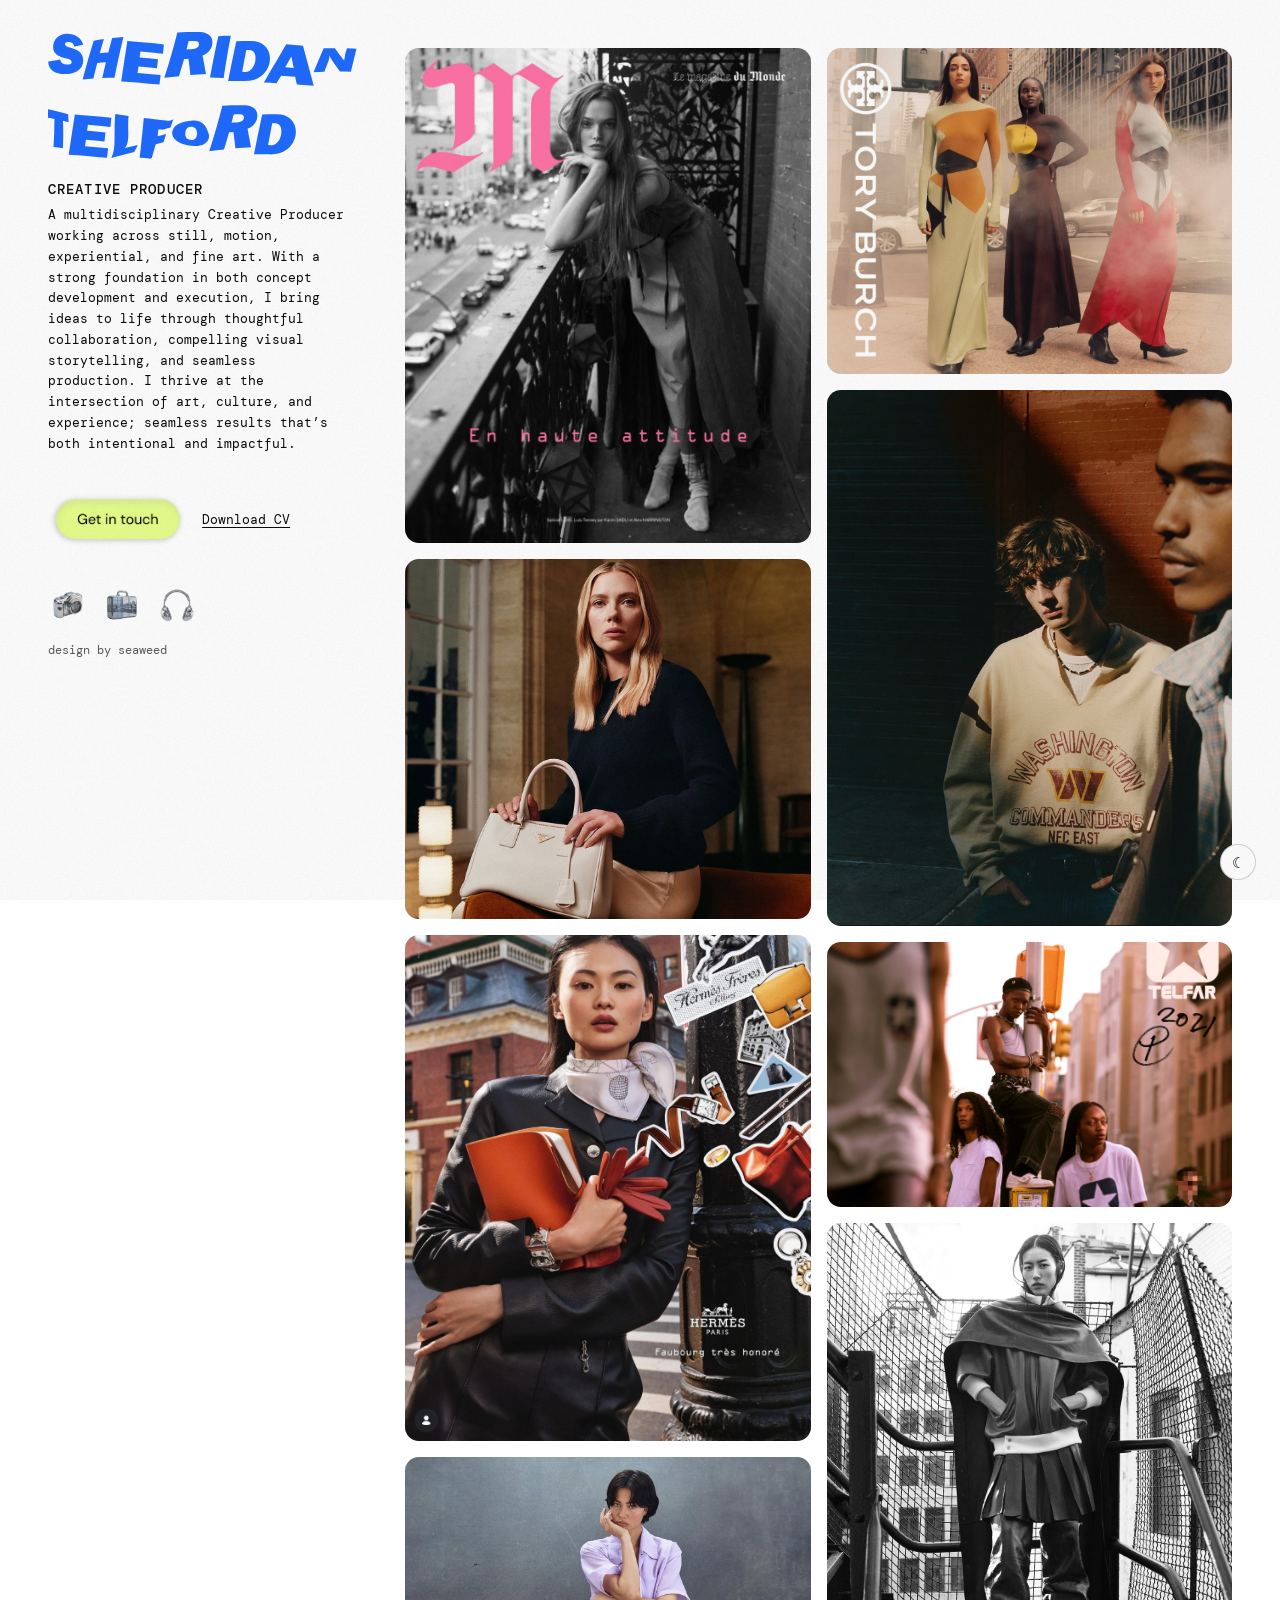
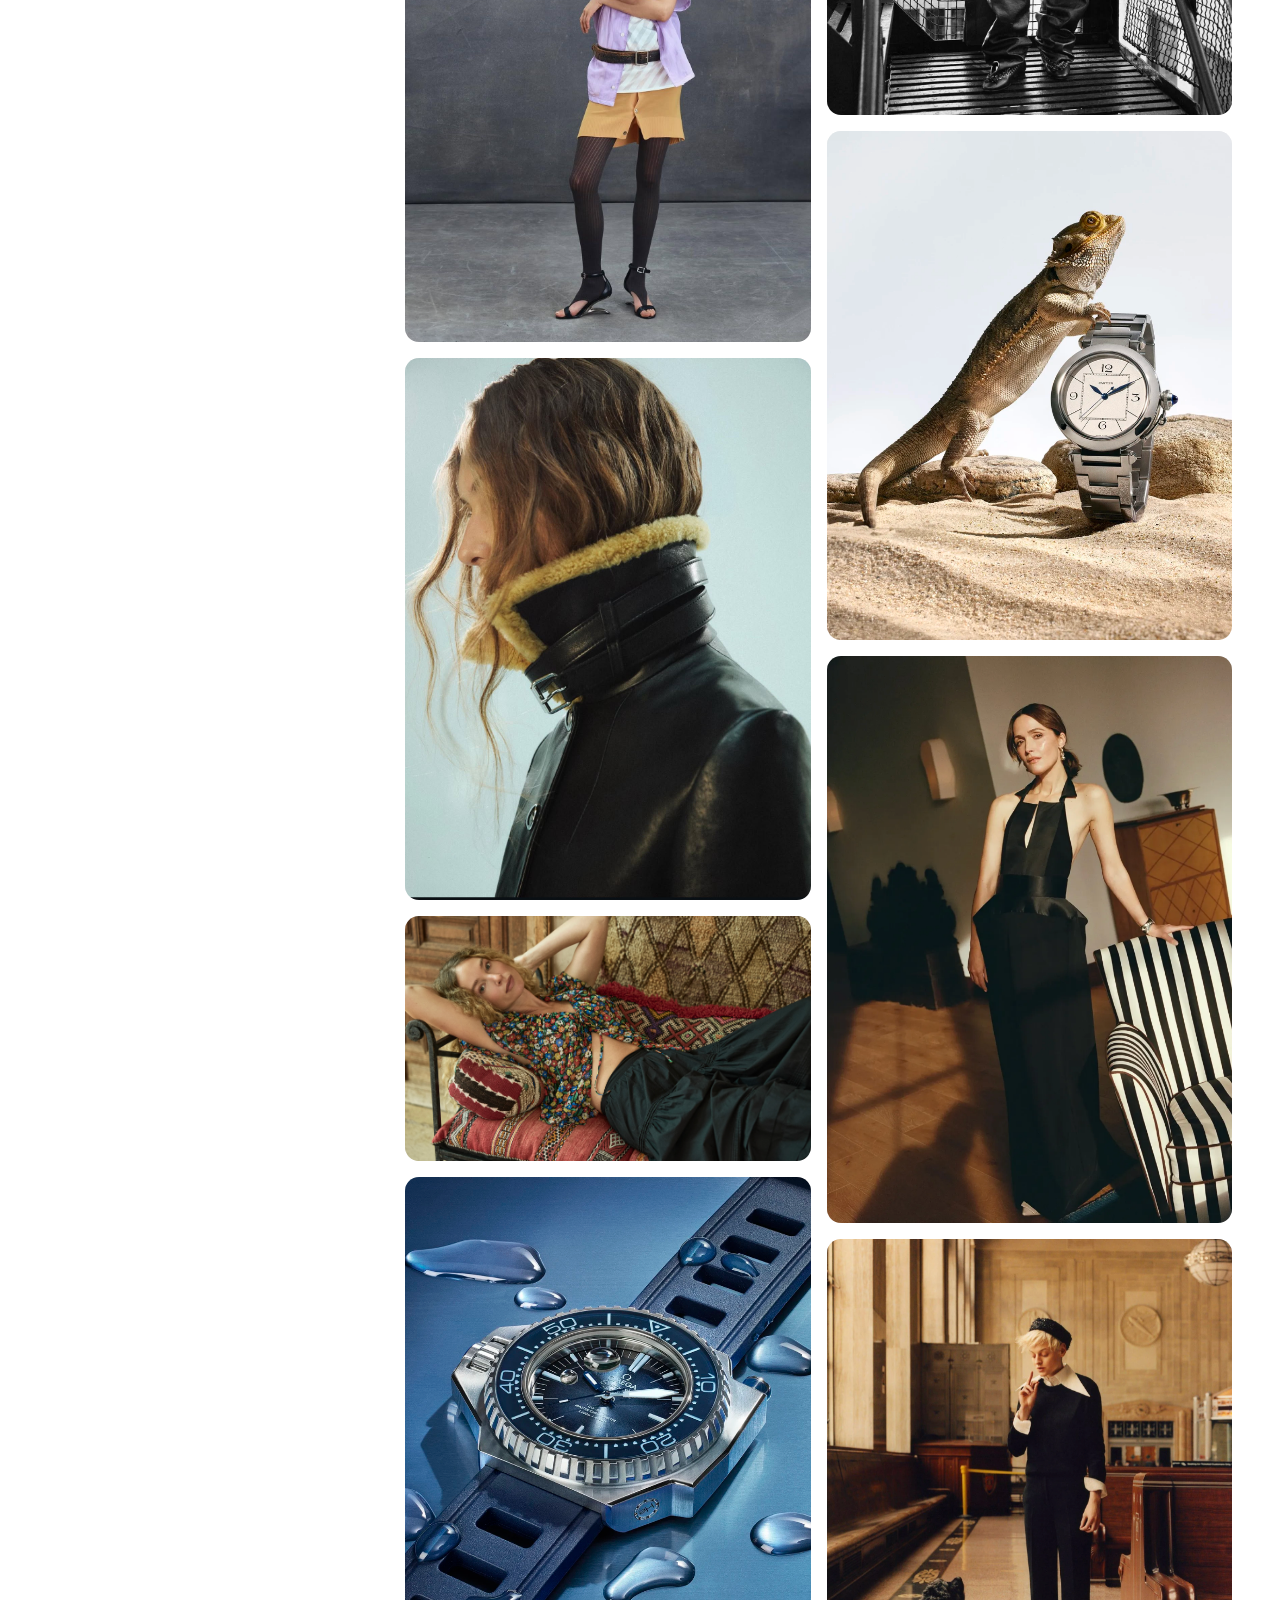
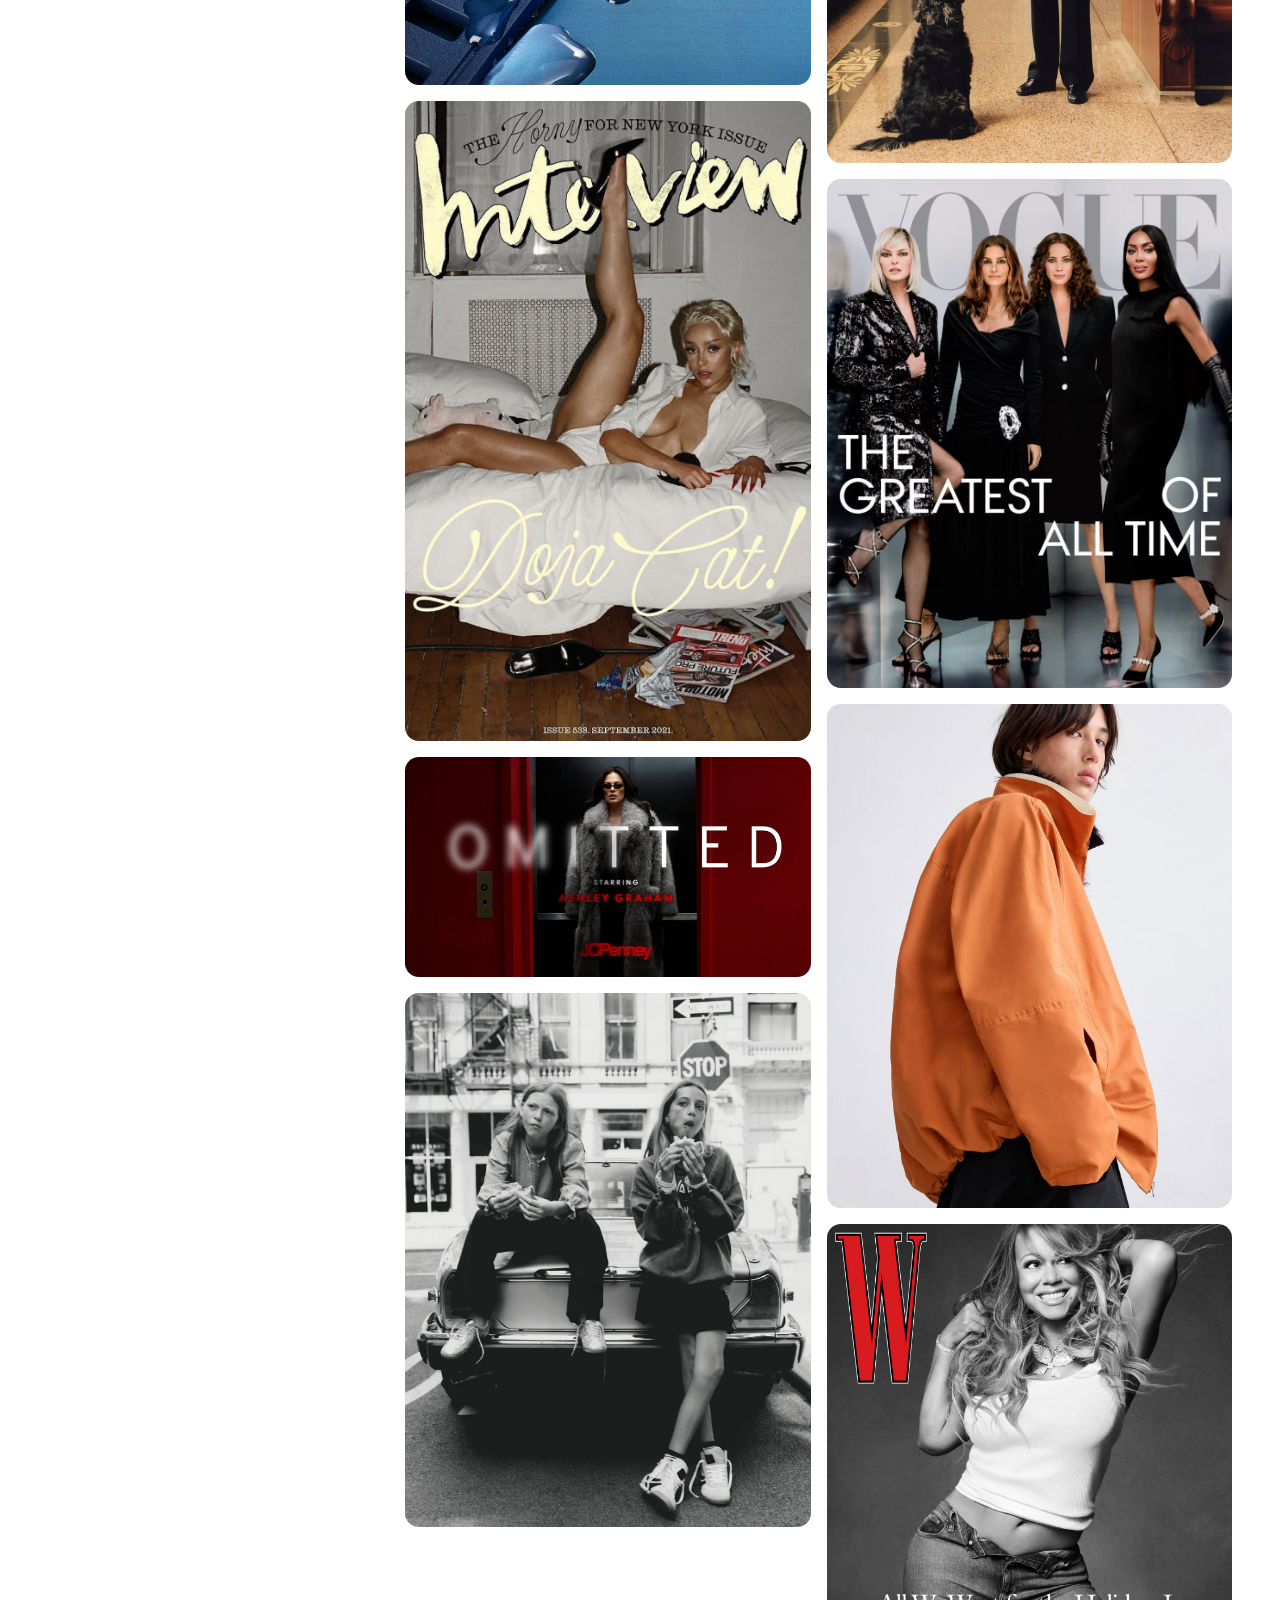
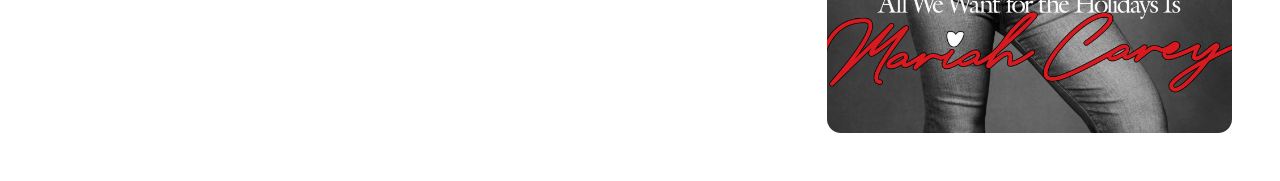
<file: index.html>
<!DOCTYPE html>
<html lang="en">
<head>
<meta charset="UTF-8" />
<meta name="viewport" content="width=device-width, initial-scale=1.0" />
<title>Sheridan Telford — it Producer</title>
<meta name="description" content="Sheridan Telford — a multidisciplinary Creative Producer working across still, motion, experiential, and fine art." />
<meta name="author" content="Sheridan Telford" />
<meta name="theme-color" content="#ffffff" media="(prefers-color-scheme: light)" />
<meta name="theme-color" content="#0b0b0b" media="(prefers-color-scheme: dark)" />

<meta property="og:type" content="website" />
<meta property="og:title" content="Sheridan Telford — Creative Producer" />
<meta property="og:description" content="A multidisciplinary Creative Producer working across still, motion, experiential, and fine art." />
<meta property="og:image" content="SheridanTelford_logo.png" />

<meta name="twitter:card" content="summary_large_image" />
<meta name="twitter:title" content="Sheridan Telford — Creative Producer" />
<meta name="twitter:description" content="A multidisciplinary Creative Producer working across still, motion, experiential, and fine art." />
<meta name="twitter:image" content="SheridanTelford_logo.png" />

<link rel="icon" type="image/png" href="SheridanTelford_logo.png" />
<link rel="apple-touch-icon" href="SheridanTelford_logo.png" />

<link rel="preconnect" href="https://fonts.googleapis.com">
<link rel="preconnect" href="https://fonts.gstatic.com" crossorigin>
<link href="https://fonts.googleapis.com/css2?family=DM+Mono:wght@400;500&family=DM+Sans:wght@400;500;700&display=swap" rel="stylesheet">
<link rel="stylesheet" href="styles.css" />
<script>
  // Flash-of-wrong-theme guard — set before body paints
  (function () {
    try {
      var s = localStorage.getItem("theme");
      var d = window.matchMedia("(prefers-color-scheme: dark)").matches;
      document.documentElement.setAttribute("data-theme", s || (d ? "dark" : "light"));
    } catch (e) {}
  })();
</script>
</head>
<body>
  <svg class="svg-sprite" width="0" height="0" aria-hidden="true" focusable="false">
    <defs>
      <filter id="logo-wave" x="-10%" y="-20%" width="120%" height="140%">
        <feTurbulence type="fractalNoise" baseFrequency="0.006 0.012" numOctaves="1" seed="3" result="turb">
          <animate attributeName="baseFrequency" dur="7s" values="0.006 0.012;0.01 0.02;0.006 0.012" repeatCount="indefinite"/>
        </feTurbulence>
        <feDisplacementMap in="SourceGraphic" in2="turb" scale="14" xChannelSelector="R" yChannelSelector="G"/>
      </filter>
      <symbol id="st-logo" viewBox="0 0 291 120">
        <path d="M11.5784 25.8001C11.9384 29.0401 14.1184 30.6601 18.1184 30.6601C20.8784 30.6601 22.2584 29.8401 22.2584 28.2001C22.2584 26.9201 20.9184 25.9401 18.2384 25.2601C14.0384 24.1401 11.0784 23.0801 9.35844 22.0801C6.31844 20.2401 4.79844 17.6801 4.79844 14.4001C4.79844 10.6801 6.03844 7.62006 8.51844 5.22006C11.0384 2.78006 14.1984 1.56006 17.9984 1.56006C21.6384 1.56006 24.7784 2.44006 27.4184 4.20006C30.2984 6.04006 32.1984 8.64006 33.1184 12.0001C29.8784 12.6001 27.1184 13.1401 24.8384 13.6201C24.0784 10.8201 22.1584 9.42006 19.0784 9.42006C17.0784 9.42006 16.0784 10.1801 16.0784 11.7001C16.0784 12.7401 17.2784 13.6401 19.6784 14.4001C24.1984 15.7601 27.2784 17.0401 28.9184 18.2401C31.7184 20.2401 33.1184 23.1201 33.1184 26.8801C33.1184 31.2801 31.1984 34.6201 27.3584 36.9001C24.1984 38.7401 20.2384 39.6601 15.4784 39.6601C11.1584 39.6601 7.65844 38.7801 4.97844 37.0201C1.89844 34.9401 0.298438 31.8601 0.178438 27.7801C2.69844 27.3001 6.49844 26.6401 11.5784 25.8001ZM62.6253 43.0801C58.7053 43.1201 54.8653 43.2001 51.1053 43.3201L54.5253 28.4401C51.7653 28.6001 49.0453 28.8201 46.3653 29.1001C45.4453 32.6601 44.2453 37.5601 42.7653 43.8001C39.3253 44.0401 35.9453 44.3401 32.6253 44.7001C36.1453 31.1001 39.6453 18.9201 43.1253 8.16006C46.2853 7.56006 49.4453 7.04006 52.6053 6.60006C51.0053 12.1601 49.7253 16.6401 48.7653 20.0401C51.4053 19.7601 54.0853 19.5201 56.8053 19.3201C57.8453 15.0401 59.0453 10.4601 60.4053 5.58006C63.9253 5.22006 67.4853 4.92006 71.0853 4.68006C68.6453 14.5201 65.8253 27.3201 62.6253 43.0801ZM104.955 49.5001C91.9548 48.2201 79.9548 47.2401 68.9548 46.5601C70.2348 38.1201 72.1548 25.4601 74.7148 8.58006C85.3148 9.30006 96.7948 10.3601 109.155 11.7601C108.875 14.1201 108.595 17.0601 108.315 20.5801C100.875 19.7401 93.7748 19.0201 87.0148 18.4201C86.7348 20.6201 86.4948 22.4601 86.2948 23.9401C91.8148 24.4601 97.5748 25.0201 103.575 25.6201C103.335 28.2201 103.015 31.0401 102.615 34.0801C96.5348 33.4401 90.7148 32.8801 85.1548 32.4001C84.9148 34.8001 84.6348 36.8401 84.3148 38.5201C91.1948 39.1201 98.4548 39.8001 106.095 40.5601L104.955 49.5001ZM134.107 40.5601C133.507 34.9601 132.887 29.8001 132.247 25.0801C130.887 25.1601 129.527 25.2601 128.167 25.3801C126.167 32.3801 124.567 37.7801 123.367 41.5801C118.807 42.0601 114.167 42.6001 109.447 43.2001C114.207 28.7601 118.327 14.4801 121.807 0.360055C127.847 0.120056 133.287 5.65052e-05 138.127 5.65052e-05C141.567 5.65052e-05 143.887 0.0600569 145.087 0.180058C147.767 0.540058 149.907 1.34006 151.507 2.58006C153.707 4.26006 154.807 6.62006 154.807 9.66006C154.807 15.3401 151.727 19.5201 145.567 22.2001C146.287 26.0801 147.367 31.8801 148.807 39.6001C144.007 39.8401 139.107 40.1601 134.107 40.5601ZM142.147 11.2801C142.147 9.36006 140.867 8.40006 138.307 8.40006C137.427 8.40006 135.467 8.46006 132.427 8.58006C132.027 10.3001 131.387 12.9001 130.507 16.3801C131.627 16.3401 133.187 16.2801 135.187 16.2001C139.827 15.9601 142.147 14.3201 142.147 11.2801ZM165.428 43.3201C161.068 43.0801 156.788 42.9201 152.588 42.8401C155.428 27.1601 158.028 14.1801 160.388 3.90006C164.268 3.74006 168.208 3.64006 172.208 3.60006C170.368 12.8801 168.108 26.1201 165.428 43.3201ZM177.362 8.64006C181.562 8.52006 185.462 8.46005 189.062 8.46005H190.742C196.822 8.46005 201.422 10.1201 204.542 13.4401C207.542 16.6001 209.042 20.4601 209.042 25.0201C209.042 28.2601 208.262 31.3401 206.702 34.2601C205.182 37.1801 203.102 39.6401 200.462 41.6401C196.302 44.7201 191.202 46.2601 185.162 46.2601C184.122 46.2601 181.542 46.2401 177.422 46.2001C174.222 46.1601 171.622 46.1601 169.622 46.2001C172.942 29.5601 175.522 17.0401 177.362 8.64006ZM185.942 37.5601C188.822 37.5601 191.182 36.0801 193.022 33.1201C194.622 30.5601 195.422 27.7401 195.422 24.6601C195.422 22.4201 195.002 20.6201 194.162 19.2601C193.402 18.1001 192.302 17.4001 190.862 17.1601C190.502 17.0801 189.142 17.0401 186.782 17.0401C185.902 21.6001 184.602 28.4201 182.882 37.5001C183.122 37.5001 183.622 37.5201 184.382 37.5601C185.062 37.5601 185.582 37.5601 185.942 37.5601ZM232.772 42.0601L219.512 41.1601C217.872 43.9601 216.452 46.3001 215.252 48.1801C211.132 47.9401 207.152 47.7201 203.312 47.5201C212.392 32.2801 219.412 20.3201 224.372 11.6401C229.372 12.0001 234.632 12.4401 240.152 12.9601L250.232 50.5201L234.392 49.3801C234.032 47.7801 233.492 45.3401 232.772 42.0601ZM231.452 33.9001C230.972 31.4601 230.192 27.8201 229.112 22.9801C227.832 25.2601 225.932 28.7001 223.412 33.3001L231.452 33.9001ZM274.965 37.2601C273.645 35.3401 271.885 32.8601 269.685 29.8201C269.085 29.0201 268.225 27.8201 267.105 26.2201C266.665 25.3801 266.025 24.1001 265.185 22.3801L265.005 22.4401C265.005 22.5201 265.025 22.6401 265.065 22.8001C265.065 23.0001 265.065 23.1201 265.065 23.1601C265.065 24.1201 264.865 25.1601 264.465 26.2801C263.505 28.7601 262.125 32.4601 260.325 37.3801C256.925 37.5001 253.545 37.6601 250.185 37.8601C251.105 35.5801 254.245 28.1001 259.605 15.4201C263.125 15.3001 266.625 15.2401 270.105 15.2401C272.065 17.8401 274.985 21.7201 278.865 26.8801L278.985 26.8201C279.145 25.5001 279.445 23.5401 279.885 20.9401C280.165 19.9001 280.725 18.0601 281.565 15.4201C284.525 15.5401 287.505 15.6801 290.505 15.8401L285.225 37.5001C281.825 37.3801 278.405 37.3001 274.965 37.2601ZM14.0384 109.44C11.1184 109 8.15844 108.62 5.15844 108.3C5.75844 99.5401 6.05844 90.8601 6.05844 82.2601V81.9001C4.01844 81.5001 1.99844 81.1201 -0.00156246 80.7601C0.0384375 78.4001 0.0384375 75.7201 -0.00156246 72.7201C5.83844 73.9601 12.1584 75.5201 18.9584 77.4001L19.3784 85.0201C17.5784 84.5401 15.8184 84.0801 14.0984 83.6401C14.2584 88.4801 14.3384 92.6801 14.3384 96.2401C14.3384 100.16 14.2384 104.56 14.0384 109.44ZM55.5017 118.5C42.5017 117.22 30.5017 116.24 19.5017 115.56C20.7817 107.12 22.7017 94.4601 25.2617 77.5801C35.8617 78.3001 47.3417 79.3601 59.7017 80.7601C59.4217 83.1201 59.1417 86.0601 58.8617 89.5801C51.4217 88.7401 44.3217 88.0201 37.5617 87.4201C37.2817 89.6201 37.0417 91.4601 36.8417 92.9401C42.3617 93.4601 48.1217 94.0201 54.1217 94.6201C53.8817 97.2201 53.5617 100.04 53.1617 103.08C47.0817 102.44 41.2617 101.88 35.7017 101.4C35.4617 103.8 35.1817 105.84 34.8617 107.52C41.7417 108.12 49.0017 108.8 56.6417 109.56L55.5017 118.5ZM81.2094 112.92C75.0494 114.4 67.8494 116.3 59.6094 118.62C61.2494 115.34 62.2494 110.9 62.6094 105.3C62.6894 103.9 62.7294 99.2401 62.7294 91.3201C62.7294 85.6801 62.9494 81.0001 63.3894 77.2801L75.9294 79.0801C75.6494 81.3201 75.5094 84.0401 75.5094 87.2401C75.5094 88.2401 75.5294 89.7401 75.5694 91.7401C75.6094 93.7401 75.6294 95.2401 75.6294 96.2401C75.6294 103.08 74.4694 107.44 72.1494 109.32C76.5894 108.2 80.7494 107.2 84.6294 106.32C84.3894 106.8 83.2494 109 81.2094 112.92ZM101.48 105.78L97.7 118.74C97.3 119.1 96.5 119.28 95.3 119.28C95.34 119.28 92.34 119.02 86.3 118.5C87.3 110.1 88.6 97.5601 90.2 80.8801C92.44 81.0801 96.58 81.6201 102.62 82.5001C107.22 83.1801 110.54 83.5201 112.58 83.5201C115.46 83.5201 117.32 82.9601 118.16 81.8401C117.52 83.6001 116.6 86.2601 115.4 89.8201C114.68 89.9801 113.22 90.4001 111.02 91.0801C109.42 91.6401 107.86 91.9201 106.34 91.9201C105.58 91.9201 104.74 91.8801 103.82 91.8001C103.7 94.2001 103.54 96.2401 103.34 97.9201C104.46 97.8001 105.8 97.5401 107.36 97.1401C108.64 96.7801 109.94 96.4201 111.26 96.0601C110.34 99.1001 109.52 101.68 108.8 103.8L101.48 105.78ZM151.7 98.0401C151.7 101.28 150.18 103.72 147.14 105.36C144.7 106.68 141.7 107.34 138.14 107.34C134.18 107.34 130.48 106.74 127.04 105.54C124.32 104.62 122.06 103.36 120.26 101.76C118.06 99.8001 116.96 97.5801 116.96 95.1001C116.96 94.5401 117.02 93.9801 117.14 93.4201C117.98 89.8201 120.56 87.2201 124.88 85.6201C127.4 84.6601 131.22 83.9201 136.34 83.4001C136.94 83.3601 137.5 83.3401 138.02 83.3401C144.18 83.3401 148.44 87.0001 150.8 94.3201C151.4 96.2001 151.7 97.4401 151.7 98.0401ZM129.26 96.1201C129.26 99.8001 131.3 101.64 135.38 101.64C138.66 101.64 140.3 99.5201 140.3 95.2801C140.3 91.2001 138.38 89.1601 134.54 89.1601C132.74 89.1601 131.38 89.9001 130.46 91.3801C129.66 92.6201 129.26 94.2001 129.26 96.1201ZM176.471 109.56C175.871 103.96 175.251 98.8001 174.611 94.0801C173.251 94.1601 171.891 94.2601 170.531 94.3801C168.531 101.38 166.931 106.78 165.731 110.58C161.171 111.06 156.531 111.6 151.811 112.2C156.571 97.7601 160.691 83.4801 164.171 69.3601C170.211 69.1201 175.651 69.0001 180.491 69.0001C183.931 69.0001 186.251 69.0601 187.451 69.1801C190.131 69.5401 192.271 70.3401 193.871 71.5801C196.071 73.2601 197.171 75.6201 197.171 78.6601C197.171 84.3401 194.091 88.5201 187.931 91.2001C188.651 95.0801 189.731 100.88 191.171 108.6C186.371 108.84 181.471 109.16 176.471 109.56ZM184.511 80.2801C184.511 78.3601 183.231 77.4001 180.671 77.4001C179.791 77.4001 177.831 77.4601 174.791 77.5801C174.391 79.3001 173.751 81.9001 172.871 85.3801C173.991 85.3401 175.551 85.2801 177.551 85.2001C182.191 84.9601 184.511 83.3201 184.511 80.2801ZM201.737 77.6401C205.937 77.5201 209.837 77.4601 213.437 77.4601H215.117C221.197 77.4601 225.797 79.1201 228.917 82.4401C231.917 85.6001 233.417 89.4601 233.417 94.0201C233.417 97.2601 232.637 100.34 231.077 103.26C229.557 106.18 227.477 108.64 224.837 110.64C220.677 113.72 215.577 115.26 209.537 115.26C208.497 115.26 205.917 115.24 201.797 115.2C198.597 115.16 195.997 115.16 193.997 115.2C197.317 98.5601 199.897 86.0401 201.737 77.6401ZM210.317 106.56C213.197 106.56 215.557 105.08 217.397 102.12C218.997 99.5601 219.797 96.7401 219.797 93.6601C219.797 91.4201 219.377 89.6201 218.537 88.2601C217.777 87.1001 216.677 86.4001 215.237 86.1601C214.877 86.0801 213.517 86.0401 211.157 86.0401C210.277 90.6001 208.977 97.4201 207.257 106.5C207.497 106.5 207.997 106.52 208.757 106.56C209.437 106.56 209.957 106.56 210.317 106.56Z" fill="currentColor"/>
      </symbol>
    </defs>
  </svg>
  <header class="mobile-header">
    <a class="mobile-logo" href="#top" aria-label="Back to top">
      <svg class="logo-svg" viewBox="0 0 291 120" aria-label="Sheridan Telford"><use href="#st-logo"/></svg>
    </a>
    <div class="mobile-header-actions">
      <button class="theme-toggle" type="button" aria-label="Toggle theme">☾</button>
      <button class="menu-toggle" type="button" aria-label="Open menu" aria-controls="sidebar" aria-expanded="false">
        <span></span><span></span><span></span>
      </button>
    </div>
  </header>
  <div class="sidebar-backdrop" hidden></div>
  <button class="theme-toggle" type="button" aria-label="Toggle theme">☾</button>
  <main class="layout">
    <aside class="sidebar" id="sidebar">
      <button class="sidebar-close" type="button" aria-label="Close menu">×</button>
      <h1 class="logo">
        <a href="#top" aria-label="Back to top">
          <svg class="logo-svg" viewBox="0 0 291 120" aria-label="Sheridan Telford"><use href="#st-logo"/></svg>
        </a>
      </h1>
      <p class="role">Creative Producer</p>
      <p class="bio">
        A multidisciplinary Creative Producer working across still, motion,
        experiential, and fine art. With a strong foundation in both concept
        development and execution, I bring ideas to life through thoughtful
        collaboration, compelling visual storytelling, and seamless production.
        I thrive at the intersection of art, culture, and experience; seamless
        results that&rsquo;s both intentional and impactful.
      </p>
      <div class="cta-row">
        <a href="mailto:sheridan.telford@gmail.com" class="cta" aria-label="Get in touch">
          <img src="button.png" alt="Get in touch" />
        </a>
        <a class="cv-link" href="SheridanTelford_CV_2026.pdf" target="_blank" rel="noopener">Download CV</a>
      </div>
      <nav class="socials" aria-label="Social links">
        <a href="https://instagram.com/sheridantelford__" target="_blank" rel="noopener" aria-label="Instagram">
          <img src="instagram.png" alt="" />
        </a>
        <a href="https://www.linkedin.com/in/sheridan-telford" target="_blank" rel="noopener" aria-label="LinkedIn">
          <img src="linkedin.png" alt="" />
        </a>
        <a href="https://open.spotify.com/user/nkcno5gnqf6icuitnf41fzl7r?si=fe01cb085fbd4148" target="_blank" rel="noopener" aria-label="Spotify">
          <img src="spotify.png" alt="" />
        </a>
      </nav>
      <footer class="site-footer">
        <a href="https://seaweed.work" target="_blank" rel="noopener">design by seaweed</a>
      </footer>
    </aside>

    <section class="gallery">
      <div class="column">
        <figure class="card" data-label="M Le Monde — Karim Sadli">
          <img src="MleMonde_KarimSadli.png" alt="M Le Monde by Karim Sadli" loading="lazy" />
          <figcaption>M Le Monde — Karim Sadli</figcaption>
        </figure>
        <figure class="card" data-label="Prada Galleria — with Scarlett Johansson">
          <img src="PradaGalleria_SJ.png" alt="Prada Galleria campaign with Scarlett Johansson" loading="lazy" />
          <figcaption>Prada Galleria — with Scarlett Johansson</figcaption>
          <a class="card-link" href="prada.html" aria-label="Open Prada Galleria project"></a>
        </figure>
        <figure class="card" data-label="Hermès — Faubourg Calling, Second Chapter">
          <img src="Hermes_FaubourgCalling.png" alt="Hermès Faubourg Calling — Second Chapter, 2024" loading="lazy" />
          <figcaption>Hermès — Faubourg Calling, Second Chapter</figcaption>
        </figure>
        <figure class="card" data-label="Ouer">
          <img src="Ouer_002.png" alt="Ouer" loading="lazy" />
          <figcaption>Ouer</figcaption>
        </figure>
        <figure class="card" data-label="Khaite">
          <img src="Khaite_2.jpg" alt="Khaite" loading="lazy" />
          <figcaption>Khaite</figcaption>
        </figure>
        <figure class="card" data-label="Dôen">
          <img src="Doen2.png" alt="Dôen" loading="lazy" />
          <figcaption>Dôen</figcaption>
        </figure>
        <figure class="card" data-label="Hodinkee — Vintage Ads">
          <img src="Hodinkee_VintageAds_04.png" alt="Hodinkee Vintage Ads" loading="lazy" />
          <figcaption>Hodinkee — Vintage Ads</figcaption>
        </figure>
        <figure class="card" data-label="Interview Magazine — Doja Cat">
          <img src="doja.jpg" alt="Interview Magazine Doja Cat" loading="lazy" />
          <figcaption>Interview Magazine — Doja Cat</figcaption>
        </figure>
        <figure class="card short" data-label="JCPenney — Omitted with Ashley Graham">
          <img src="AshleyGraham_Omitted.png" alt="Ashley Graham JCPenney Omitted" loading="lazy" />
          <figcaption>JCPenney — Omitted with Ashley Graham</figcaption>
        </figure>
        <figure class="card" data-label="Zara Kids">
          <img src="ZaraKids1.jpg" alt="Zara Kids" loading="lazy" />
          <figcaption>Zara Kids</figcaption>
        </figure>
      </div>

      <div class="column">
        <figure class="card" data-label="Tory Burch — 2022">
          <img src="ToryBurch_2022_002.png" alt="Tory Burch 2022" loading="lazy" />
          <figcaption>Tory Burch — 2022</figcaption>
        </figure>
        <figure class="card" data-label="Zara Men">
          <img src="ZaraMen.jpg" alt="Zara Men" loading="lazy" />
          <figcaption>Zara Men</figcaption>
        </figure>
        <figure class="card" data-label="Telfar × Converse">
          <img src="Telfar_x_Converse.png" alt="Telfar x Converse" loading="lazy" />
          <figcaption>Telfar × Converse</figcaption>
        </figure>
        <figure class="card" data-label="M Le Monde — Karim Sadli">
          <img src="MleMonde_KarimSadli_01.jpg" alt="M Le Monde by Karim Sadli" loading="lazy" />
          <figcaption>M Le Monde — Karim Sadli</figcaption>
        </figure>
        <figure class="card" data-label="Hodinkee — Vintage Ads">
          <img src="Hodinkee_VintageAds_05.png" alt="Hodinkee Vintage Ads" loading="lazy" />
          <figcaption>Hodinkee — Vintage Ads</figcaption>
        </figure>
        <figure class="card" data-label="The Sunday Times Style — Rose Byrne">
          <img src="TheSundayTimesStyle_RoseByrne.png" alt="The Sunday Times Style — Rose Byrne" loading="lazy" />
          <figcaption>The Sunday Times Style — Rose Byrne</figcaption>
        </figure>
        <figure class="card" data-label="Vogue — Emma Corrin">
          <img src="Vogue_Emma_004.png" alt="Vogue Emma Corrin" loading="lazy" />
          <figcaption>Vogue — Emma Corrin</figcaption>
        </figure>
        <figure class="card" data-label="Vogue September 2023">
          <img src="Vogue_Sept2023.png" alt="Vogue September 2023" loading="lazy" />
          <figcaption>Vogue September 2023</figcaption>
        </figure>
        <figure class="card" data-label="Ouer">
          <img src="Ouer003.png" alt="Ouer" loading="lazy" />
          <figcaption>Ouer</figcaption>
        </figure>
        <figure class="card" data-label="W Magazine — Mariah Carey">
          <img src="MC_WMag.png" alt="W Magazine Mariah Carey" loading="lazy" />
          <figcaption>W Magazine — Mariah Carey</figcaption>
        </figure>
      </div>
    </section>
  </main>
  <script src="script.js"></script>
</body>
</html>
</file>
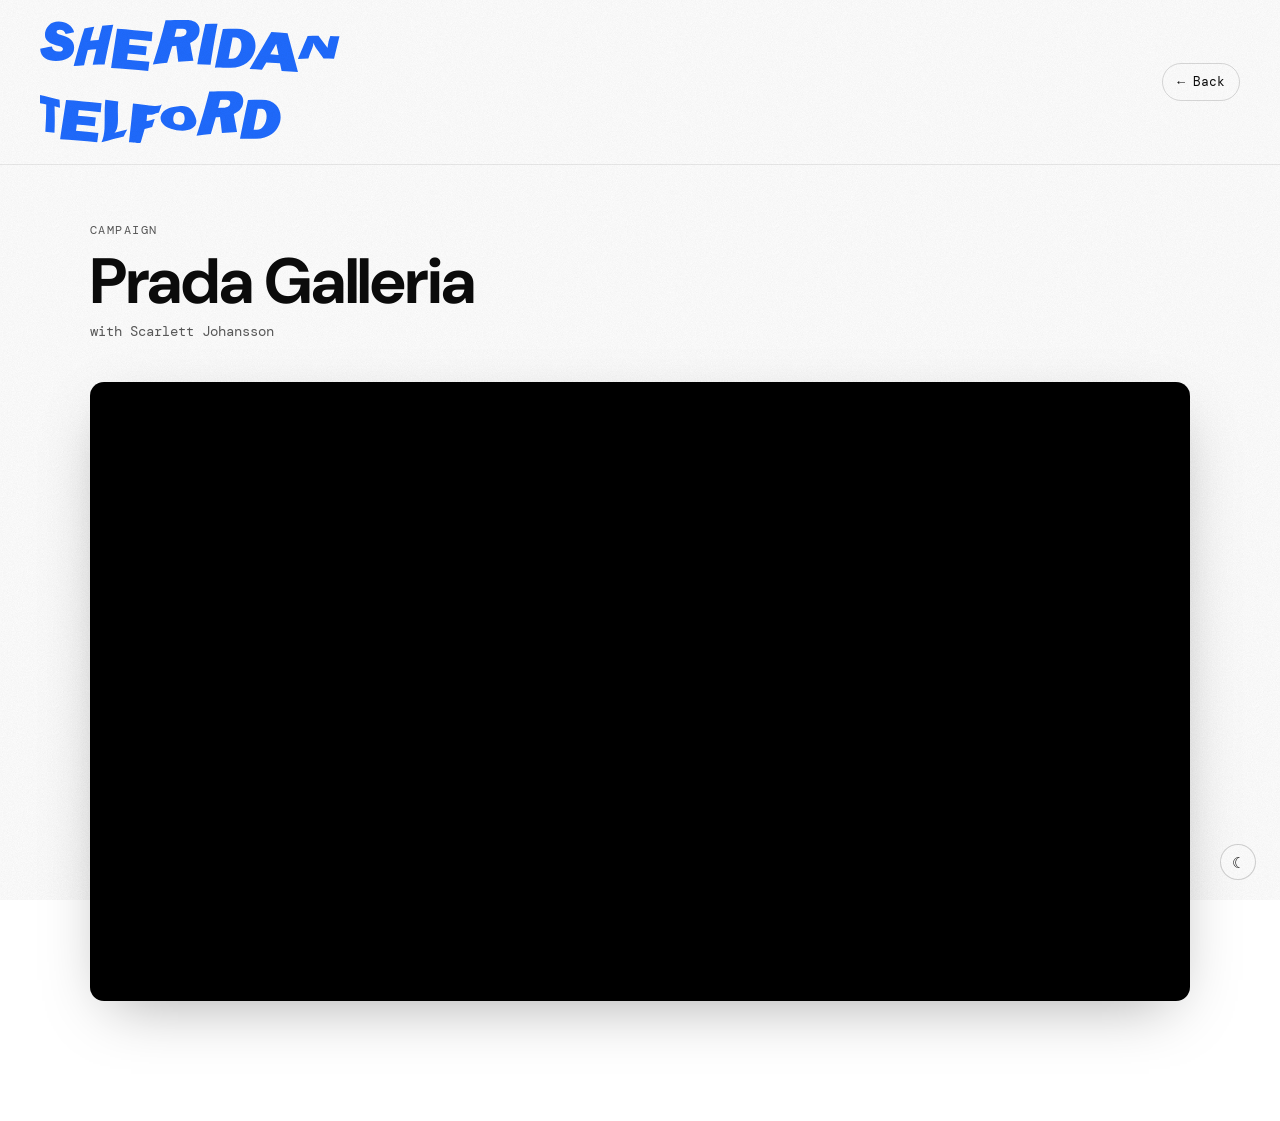
<file: prada.html>
<!DOCTYPE html>
<html lang="en">
<head>
<meta charset="UTF-8" />
<meta name="viewport" content="width=device-width, initial-scale=1.0" />
<title>Prada Galleria — Sheridan Telford</title>
<meta name="description" content="Prada Galleria with Scarlett Johansson — a project by Sheridan Telford." />

<meta property="og:type" content="video.other" />
<meta property="og:title" content="Prada Galleria — Sheridan Telford" />
<meta property="og:description" content="Prada Galleria with Scarlett Johansson." />
<meta property="og:image" content="PradaGalleria_SJ.png" />

<link rel="icon" type="image/png" href="SheridanTelford_logo.png" />
<link rel="preconnect" href="https://fonts.googleapis.com">
<link rel="preconnect" href="https://fonts.gstatic.com" crossorigin>
<link href="https://fonts.googleapis.com/css2?family=DM+Mono:wght@400;500&family=DM+Sans:wght@400;500;700&display=swap" rel="stylesheet">
<link rel="stylesheet" href="styles.css" />
<link rel="stylesheet" href="project.css" />
<script>
  (function () {
    try {
      var s = localStorage.getItem("theme");
      var d = window.matchMedia("(prefers-color-scheme: dark)").matches;
      document.documentElement.setAttribute("data-theme", s || (d ? "dark" : "light"));
    } catch (e) {}
  })();
</script>
</head>
<body class="project">
  <svg class="svg-sprite" width="0" height="0" aria-hidden="true" focusable="false">
    <defs>
      <filter id="logo-wave" x="-10%" y="-20%" width="120%" height="140%">
        <feTurbulence type="fractalNoise" baseFrequency="0.006 0.012" numOctaves="1" seed="3" result="turb">
          <animate attributeName="baseFrequency" dur="7s" values="0.006 0.012;0.01 0.02;0.006 0.012" repeatCount="indefinite"/>
        </feTurbulence>
        <feDisplacementMap in="SourceGraphic" in2="turb" scale="14" xChannelSelector="R" yChannelSelector="G"/>
      </filter>
      <symbol id="st-logo" viewBox="0 0 291 120">
        <path d="M11.5784 25.8001C11.9384 29.0401 14.1184 30.6601 18.1184 30.6601C20.8784 30.6601 22.2584 29.8401 22.2584 28.2001C22.2584 26.9201 20.9184 25.9401 18.2384 25.2601C14.0384 24.1401 11.0784 23.0801 9.35844 22.0801C6.31844 20.2401 4.79844 17.6801 4.79844 14.4001C4.79844 10.6801 6.03844 7.62006 8.51844 5.22006C11.0384 2.78006 14.1984 1.56006 17.9984 1.56006C21.6384 1.56006 24.7784 2.44006 27.4184 4.20006C30.2984 6.04006 32.1984 8.64006 33.1184 12.0001C29.8784 12.6001 27.1184 13.1401 24.8384 13.6201C24.0784 10.8201 22.1584 9.42006 19.0784 9.42006C17.0784 9.42006 16.0784 10.1801 16.0784 11.7001C16.0784 12.7401 17.2784 13.6401 19.6784 14.4001C24.1984 15.7601 27.2784 17.0401 28.9184 18.2401C31.7184 20.2401 33.1184 23.1201 33.1184 26.8801C33.1184 31.2801 31.1984 34.6201 27.3584 36.9001C24.1984 38.7401 20.2384 39.6601 15.4784 39.6601C11.1584 39.6601 7.65844 38.7801 4.97844 37.0201C1.89844 34.9401 0.298438 31.8601 0.178438 27.7801C2.69844 27.3001 6.49844 26.6401 11.5784 25.8001ZM62.6253 43.0801C58.7053 43.1201 54.8653 43.2001 51.1053 43.3201L54.5253 28.4401C51.7653 28.6001 49.0453 28.8201 46.3653 29.1001C45.4453 32.6601 44.2453 37.5601 42.7653 43.8001C39.3253 44.0401 35.9453 44.3401 32.6253 44.7001C36.1453 31.1001 39.6453 18.9201 43.1253 8.16006C46.2853 7.56006 49.4453 7.04006 52.6053 6.60006C51.0053 12.1601 49.7253 16.6401 48.7653 20.0401C51.4053 19.7601 54.0853 19.5201 56.8053 19.3201C57.8453 15.0401 59.0453 10.4601 60.4053 5.58006C63.9253 5.22006 67.4853 4.92006 71.0853 4.68006C68.6453 14.5201 65.8253 27.3201 62.6253 43.0801ZM104.955 49.5001C91.9548 48.2201 79.9548 47.2401 68.9548 46.5601C70.2348 38.1201 72.1548 25.4601 74.7148 8.58006C85.3148 9.30006 96.7948 10.3601 109.155 11.7601C108.875 14.1201 108.595 17.0601 108.315 20.5801C100.875 19.7401 93.7748 19.0201 87.0148 18.4201C86.7348 20.6201 86.4948 22.4601 86.2948 23.9401C91.8148 24.4601 97.5748 25.0201 103.575 25.6201C103.335 28.2201 103.015 31.0401 102.615 34.0801C96.5348 33.4401 90.7148 32.8801 85.1548 32.4001C84.9148 34.8001 84.6348 36.8401 84.3148 38.5201C91.1948 39.1201 98.4548 39.8001 106.095 40.5601L104.955 49.5001ZM134.107 40.5601C133.507 34.9601 132.887 29.8001 132.247 25.0801C130.887 25.1601 129.527 25.2601 128.167 25.3801C126.167 32.3801 124.567 37.7801 123.367 41.5801C118.807 42.0601 114.167 42.6001 109.447 43.2001C114.207 28.7601 118.327 14.4801 121.807 0.360055C127.847 0.120056 133.287 5.65052e-05 138.127 5.65052e-05C141.567 5.65052e-05 143.887 0.0600569 145.087 0.180058C147.767 0.540058 149.907 1.34006 151.507 2.58006C153.707 4.26006 154.807 6.62006 154.807 9.66006C154.807 15.3401 151.727 19.5201 145.567 22.2001C146.287 26.0801 147.367 31.8801 148.807 39.6001C144.007 39.8401 139.107 40.1601 134.107 40.5601ZM142.147 11.2801C142.147 9.36006 140.867 8.40006 138.307 8.40006C137.427 8.40006 135.467 8.46006 132.427 8.58006C132.027 10.3001 131.387 12.9001 130.507 16.3801C131.627 16.3401 133.187 16.2801 135.187 16.2001C139.827 15.9601 142.147 14.3201 142.147 11.2801ZM165.428 43.3201C161.068 43.0801 156.788 42.9201 152.588 42.8401C155.428 27.1601 158.028 14.1801 160.388 3.90006C164.268 3.74006 168.208 3.64006 172.208 3.60006C170.368 12.8801 168.108 26.1201 165.428 43.3201ZM177.362 8.64006C181.562 8.52006 185.462 8.46005 189.062 8.46005H190.742C196.822 8.46005 201.422 10.1201 204.542 13.4401C207.542 16.6001 209.042 20.4601 209.042 25.0201C209.042 28.2601 208.262 31.3401 206.702 34.2601C205.182 37.1801 203.102 39.6401 200.462 41.6401C196.302 44.7201 191.202 46.2601 185.162 46.2601C184.122 46.2601 181.542 46.2401 177.422 46.2001C174.222 46.1601 171.622 46.1601 169.622 46.2001C172.942 29.5601 175.522 17.0401 177.362 8.64006ZM185.942 37.5601C188.822 37.5601 191.182 36.0801 193.022 33.1201C194.622 30.5601 195.422 27.7401 195.422 24.6601C195.422 22.4201 195.002 20.6201 194.162 19.2601C193.402 18.1001 192.302 17.4001 190.862 17.1601C190.502 17.0801 189.142 17.0401 186.782 17.0401C185.902 21.6001 184.602 28.4201 182.882 37.5001C183.122 37.5001 183.622 37.5201 184.382 37.5601C185.062 37.5601 185.582 37.5601 185.942 37.5601ZM232.772 42.0601L219.512 41.1601C217.872 43.9601 216.452 46.3001 215.252 48.1801C211.132 47.9401 207.152 47.7201 203.312 47.5201C212.392 32.2801 219.412 20.3201 224.372 11.6401C229.372 12.0001 234.632 12.4401 240.152 12.9601L250.232 50.5201L234.392 49.3801C234.032 47.7801 233.492 45.3401 232.772 42.0601ZM231.452 33.9001C230.972 31.4601 230.192 27.8201 229.112 22.9801C227.832 25.2601 225.932 28.7001 223.412 33.3001L231.452 33.9001ZM274.965 37.2601C273.645 35.3401 271.885 32.8601 269.685 29.8201C269.085 29.0201 268.225 27.8201 267.105 26.2201C266.665 25.3801 266.025 24.1001 265.185 22.3801L265.005 22.4401C265.005 22.5201 265.025 22.6401 265.065 22.8001C265.065 23.0001 265.065 23.1201 265.065 23.1601C265.065 24.1201 264.865 25.1601 264.465 26.2801C263.505 28.7601 262.125 32.4601 260.325 37.3801C256.925 37.5001 253.545 37.6601 250.185 37.8601C251.105 35.5801 254.245 28.1001 259.605 15.4201C263.125 15.3001 266.625 15.2401 270.105 15.2401C272.065 17.8401 274.985 21.7201 278.865 26.8801L278.985 26.8201C279.145 25.5001 279.445 23.5401 279.885 20.9401C280.165 19.9001 280.725 18.0601 281.565 15.4201C284.525 15.5401 287.505 15.6801 290.505 15.8401L285.225 37.5001C281.825 37.3801 278.405 37.3001 274.965 37.2601ZM14.0384 109.44C11.1184 109 8.15844 108.62 5.15844 108.3C5.75844 99.5401 6.05844 90.8601 6.05844 82.2601V81.9001C4.01844 81.5001 1.99844 81.1201 -0.00156246 80.7601C0.0384375 78.4001 0.0384375 75.7201 -0.00156246 72.7201C5.83844 73.9601 12.1584 75.5201 18.9584 77.4001L19.3784 85.0201C17.5784 84.5401 15.8184 84.0801 14.0984 83.6401C14.2584 88.4801 14.3384 92.6801 14.3384 96.2401C14.3384 100.16 14.2384 104.56 14.0384 109.44ZM55.5017 118.5C42.5017 117.22 30.5017 116.24 19.5017 115.56C20.7817 107.12 22.7017 94.4601 25.2617 77.5801C35.8617 78.3001 47.3417 79.3601 59.7017 80.7601C59.4217 83.1201 59.1417 86.0601 58.8617 89.5801C51.4217 88.7401 44.3217 88.0201 37.5617 87.4201C37.2817 89.6201 37.0417 91.4601 36.8417 92.9401C42.3617 93.4601 48.1217 94.0201 54.1217 94.6201C53.8817 97.2201 53.5617 100.04 53.1617 103.08C47.0817 102.44 41.2617 101.88 35.7017 101.4C35.4617 103.8 35.1817 105.84 34.8617 107.52C41.7417 108.12 49.0017 108.8 56.6417 109.56L55.5017 118.5ZM81.2094 112.92C75.0494 114.4 67.8494 116.3 59.6094 118.62C61.2494 115.34 62.2494 110.9 62.6094 105.3C62.6894 103.9 62.7294 99.2401 62.7294 91.3201C62.7294 85.6801 62.9494 81.0001 63.3894 77.2801L75.9294 79.0801C75.6494 81.3201 75.5094 84.0401 75.5094 87.2401C75.5094 88.2401 75.5294 89.7401 75.5694 91.7401C75.6094 93.7401 75.6294 95.2401 75.6294 96.2401C75.6294 103.08 74.4694 107.44 72.1494 109.32C76.5894 108.2 80.7494 107.2 84.6294 106.32C84.3894 106.8 83.2494 109 81.2094 112.92ZM101.48 105.78L97.7 118.74C97.3 119.1 96.5 119.28 95.3 119.28C95.34 119.28 92.34 119.02 86.3 118.5C87.3 110.1 88.6 97.5601 90.2 80.8801C92.44 81.0801 96.58 81.6201 102.62 82.5001C107.22 83.1801 110.54 83.5201 112.58 83.5201C115.46 83.5201 117.32 82.9601 118.16 81.8401C117.52 83.6001 116.6 86.2601 115.4 89.8201C114.68 89.9801 113.22 90.4001 111.02 91.0801C109.42 91.6401 107.86 91.9201 106.34 91.9201C105.58 91.9201 104.74 91.8801 103.82 91.8001C103.7 94.2001 103.54 96.2401 103.34 97.9201C104.46 97.8001 105.8 97.5401 107.36 97.1401C108.64 96.7801 109.94 96.4201 111.26 96.0601C110.34 99.1001 109.52 101.68 108.8 103.8L101.48 105.78ZM151.7 98.0401C151.7 101.28 150.18 103.72 147.14 105.36C144.7 106.68 141.7 107.34 138.14 107.34C134.18 107.34 130.48 106.74 127.04 105.54C124.32 104.62 122.06 103.36 120.26 101.76C118.06 99.8001 116.96 97.5801 116.96 95.1001C116.96 94.5401 117.02 93.9801 117.14 93.4201C117.98 89.8201 120.56 87.2201 124.88 85.6201C127.4 84.6601 131.22 83.9201 136.34 83.4001C136.94 83.3601 137.5 83.3401 138.02 83.3401C144.18 83.3401 148.44 87.0001 150.8 94.3201C151.4 96.2001 151.7 97.4401 151.7 98.0401ZM129.26 96.1201C129.26 99.8001 131.3 101.64 135.38 101.64C138.66 101.64 140.3 99.5201 140.3 95.2801C140.3 91.2001 138.38 89.1601 134.54 89.1601C132.74 89.1601 131.38 89.9001 130.46 91.3801C129.66 92.6201 129.26 94.2001 129.26 96.1201ZM176.471 109.56C175.871 103.96 175.251 98.8001 174.611 94.0801C173.251 94.1601 171.891 94.2601 170.531 94.3801C168.531 101.38 166.931 106.78 165.731 110.58C161.171 111.06 156.531 111.6 151.811 112.2C156.571 97.7601 160.691 83.4801 164.171 69.3601C170.211 69.1201 175.651 69.0001 180.491 69.0001C183.931 69.0001 186.251 69.0601 187.451 69.1801C190.131 69.5401 192.271 70.3401 193.871 71.5801C196.071 73.2601 197.171 75.6201 197.171 78.6601C197.171 84.3401 194.091 88.5201 187.931 91.2001C188.651 95.0801 189.731 100.88 191.171 108.6C186.371 108.84 181.471 109.16 176.471 109.56ZM184.511 80.2801C184.511 78.3601 183.231 77.4001 180.671 77.4001C179.791 77.4001 177.831 77.4601 174.791 77.5801C174.391 79.3001 173.751 81.9001 172.871 85.3801C173.991 85.3401 175.551 85.2801 177.551 85.2001C182.191 84.9601 184.511 83.3201 184.511 80.2801ZM201.737 77.6401C205.937 77.5201 209.837 77.4601 213.437 77.4601H215.117C221.197 77.4601 225.797 79.1201 228.917 82.4401C231.917 85.6001 233.417 89.4601 233.417 94.0201C233.417 97.2601 232.637 100.34 231.077 103.26C229.557 106.18 227.477 108.64 224.837 110.64C220.677 113.72 215.577 115.26 209.537 115.26C208.497 115.26 205.917 115.24 201.797 115.2C198.597 115.16 195.997 115.16 193.997 115.2C197.317 98.5601 199.897 86.0401 201.737 77.6401ZM210.317 106.56C213.197 106.56 215.557 105.08 217.397 102.12C218.997 99.5601 219.797 96.7401 219.797 93.6601C219.797 91.4201 219.377 89.6201 218.537 88.2601C217.777 87.1001 216.677 86.4001 215.237 86.1601C214.877 86.0801 213.517 86.0401 211.157 86.0401C210.277 90.6001 208.977 97.4201 207.257 106.5C207.497 106.5 207.997 106.52 208.757 106.56C209.437 106.56 209.957 106.56 210.317 106.56Z" fill="currentColor"/>
      </symbol>
    </defs>
  </svg>
  <button class="theme-toggle" type="button" aria-label="Toggle theme">☾</button>

  <header class="project-header">
    <a class="project-home" href="index.html" aria-label="Back to portfolio">
      <svg class="logo-svg" viewBox="0 0 291 120" aria-label="Sheridan Telford"><use href="#st-logo"/></svg>
    </a>
    <a class="project-back" href="index.html">← Back</a>
  </header>

  <main class="project-main">
    <div class="project-meta">
      <p class="project-eyebrow">Campaign</p>
      <h1 class="project-title">Prada Galleria</h1>
      <p class="project-sub">with Scarlett Johansson</p>
    </div>

    <div class="project-video">
      <iframe
        loading="lazy"
        title="Prada Galleria — with Scarlett Johansson"
        src="https://play.gumlet.io/embed/69e37904d04993c17ed1f241"
        referrerpolicy="origin"
        allow="accelerometer; gyroscope; autoplay; encrypted-media; picture-in-picture; fullscreen; clipboard-write;"
        allowfullscreen>
      </iframe>
    </div>
  </main>

  <script src="script.js"></script>
</body>
</html>
</file>
<file: styles.css>
:root {
  --bg: #ffffff;
  --text: #0b0b0b;
  --muted: #5a5a5a;
  --accent: #1f6bff;
  --card-bg: #eee;
  --skeleton-1: #ececec;
  --skeleton-2: #f7f7f7;
  --caption-bg: rgba(0,0,0,0.72);
  --caption-fg: #ffffff;
  --logo-filter: none;
  --radius: 14px;
  --sidebar-w: 405px;
  --gutter: 16px;
  --pad: 48px;
}

[data-theme="dark"] {
  --bg: #0b0b0b;
  --text: #f2f2f2;
  --muted: #9a9a9a;
  --accent: #6fa2ff;
  --card-bg: #1a1a1a;
  --skeleton-1: #181818;
  --skeleton-2: #242424;
  --caption-bg: rgba(255,255,255,0.9);
  --caption-fg: #0b0b0b;
  --logo-filter: invert(1) hue-rotate(180deg);
}

* { box-sizing: border-box; }

html {
  scroll-behavior: smooth;
}

html, body {
  margin: 0;
  padding: 0;
  background: var(--bg);
  color: var(--text);
  font-family: "DM Sans", system-ui, -apple-system, Segoe UI, Roboto, sans-serif;
  font-size: 14px;
  line-height: 1.55;
  -webkit-font-smoothing: antialiased;
  transition: background .28s ease, color .28s ease;
}

/* Subtle paper-grain overlay — fixed, covers the whole viewport */
body::before {
  content: "";
  position: fixed;
  inset: 0;
  z-index: 9999;
  pointer-events: none;
  opacity: 0.06;
  background-image: url("data:image/svg+xml;utf8,<svg xmlns='http://www.w3.org/2000/svg' viewBox='0 0 320 320'><filter id='n'><feTurbulence type='fractalNoise' baseFrequency='0.9' numOctaves='2' stitchTiles='stitch'/><feColorMatrix values='0 0 0 0 0  0 0 0 0 0  0 0 0 0 0  0 0 0 0.9 0'/></filter><rect width='100%' height='100%' filter='url(%23n)'/></svg>");
  background-size: 240px 240px;
  mix-blend-mode: multiply;
}
[data-theme="dark"] body::before {
  opacity: 0.12;
  mix-blend-mode: screen;
}

@media (prefers-reduced-transparency: reduce) {
  body::before { display: none; }
}

a { color: inherit; }

.layout {
  min-height: 100vh;
  display: grid;
  grid-template-columns: var(--sidebar-w) 1fr;
  gap: 0;
}

/* ---------- Sidebar ---------- */
.sidebar {
  position: sticky;
  top: 0;
  align-self: start;
  height: 100vh;
  padding: 32px var(--pad);
  display: flex;
  flex-direction: column;
  gap: 14px;
  overflow: hidden;
}

.logo {
  margin: 0 0 6px;
  line-height: 0;
}
.logo img {
  display: block;
  width: 100%;
  max-width: 320px;
  height: auto;
}
.svg-sprite {
  position: absolute;
  width: 0;
  height: 0;
  overflow: hidden;
  pointer-events: none;
}
.logo-svg {
  display: block;
  width: 100%;
  max-width: 320px;
  height: auto;
  color: var(--accent);
  filter: url(#logo-wave);
  transition: filter .9s cubic-bezier(.22,.61,.36,1);
  will-change: filter;
}
body.is-scrolling .logo-svg {
  filter: none;
}
@media (prefers-reduced-motion: reduce) {
  .logo-svg { filter: none; }
}

.role {
  font-family: "DM Mono", ui-monospace, monospace;
  font-size: 14px;
  font-weight: 500;
  text-transform: uppercase;
  letter-spacing: 0.08em;
  margin: 0;
}

.bio {
  font-family: "DM Mono", ui-monospace, monospace;
  font-size: 13px;
  line-height: 1.6;
  color: var(--text);
  margin: -10px 0 0;
  max-width: 300px;
}

.cta-row {
  margin-top: 24px;
  display: flex;
  align-items: center;
  gap: 16px;
  flex-wrap: wrap;
}

.cv-link {
  font-family: "DM Mono", ui-monospace, monospace;
  font-size: 13px;
  text-decoration: underline;
  text-underline-offset: 3px;
  color: var(--text);
}
.cv-link:hover { color: var(--accent); }

.cta {
  display: inline-block;
  line-height: 0;
  transform-origin: center;
  transition: transform .15s cubic-bezier(.2,.7,.2,1), filter .15s ease;
  will-change: transform;
}
.cta img {
  display: block;
  height: 54px;
  width: auto;
  transition: filter .15s ease;
}
.cta:hover {
  transform: scale(0.97);
  filter: brightness(0.96);
}
.cta:active {
  transform: scale(0.92);
  filter: brightness(0.88);
  transition-duration: .08s;
}

.links {
  margin-top: 6px;
  display: flex;
  gap: 22px;
  font-family: "DM Mono", ui-monospace, monospace;
  font-size: 13px;
}
.links a {
  text-decoration: none;
  position: relative;
}
.links a { text-decoration: underline; text-underline-offset: 3px; }
.links a:hover { color: var(--accent); }

.socials {
  margin-top: 24px;
  display: flex;
  gap: 14px;
  align-items: center;
}
.socials a {
  display: inline-flex;
  width: 40px;
  height: 40px;
  align-items: center;
  justify-content: center;
  transition: transform .18s ease, opacity .18s ease;
  opacity: 0.85;
}
.socials a:hover {
  transform: translateY(-2px);
  opacity: 1;
}
.socials img {
  width: 100%;
  height: 100%;
  object-fit: contain;
  display: block;
}
[data-theme="dark"] .socials img {
  filter: invert(1) brightness(1.1);
}

.site-footer {
  margin-top: 2px;
  font-family: "DM Mono", ui-monospace, monospace;
  font-size: 12px;
  text-transform: lowercase;
  color: var(--muted);
}
.site-footer a {
  text-decoration: none;
  transition: color .18s ease;
}
.site-footer a:hover { color: var(--accent); }

/* ---------- Theme toggle ---------- */
.theme-toggle {
  position: fixed;
  bottom: 20px;
  right: 24px;
  z-index: 20;
  width: 36px;
  height: 36px;
  border-radius: 50%;
  border: 1px solid color-mix(in srgb, var(--text) 18%, transparent);
  background: var(--bg);
  color: var(--text);
  cursor: pointer;
  display: grid;
  place-items: center;
  font-size: 15px;
  line-height: 1;
  transition: transform .2s ease, background .2s ease, border-color .2s ease;
}
.theme-toggle:hover { transform: rotate(12deg); }

/* ---------- Gallery ---------- */
.gallery {
  padding: var(--pad) var(--pad) var(--pad) 0;
  display: grid;
  grid-template-columns: 1fr 1fr;
  gap: var(--gutter);
}

.column {
  display: flex;
  flex-direction: column;
  gap: var(--gutter);
}

.card {
  position: relative;
  margin: 0;
  overflow: hidden;
  border-radius: var(--radius);
  background: var(--card-bg);
  cursor: pointer;

  opacity: 0;
  transform: translateY(24px);
  transition: opacity .7s ease, transform .7s cubic-bezier(.2,.7,.2,1);
}
.card.revealed { opacity: 1; transform: translateY(0); }

/* Skeleton shimmer while image loads */
.card::before {
  content: "";
  position: absolute;
  inset: 0;
  background: linear-gradient(
    90deg,
    var(--skeleton-1) 0%,
    var(--skeleton-2) 50%,
    var(--skeleton-1) 100%
  );
  background-size: 200% 100%;
  animation: shimmer 1.6s linear infinite;
  opacity: 1;
  transition: opacity .35s ease;
  z-index: 1;
  pointer-events: none;
}
.card.loaded::before { opacity: 0; }

@keyframes shimmer {
  0%   { background-position: 200% 0; }
  100% { background-position: -200% 0; }
}

.card img {
  position: relative;
  z-index: 2;
  width: 100%;
  height: auto;
  object-fit: cover;
  display: block;
  opacity: 0;
  transition: transform .6s cubic-bezier(.2,.7,.2,1), opacity .45s ease;
}
.card.loaded img { opacity: 1; }
.card:hover img { transform: scale(1.03); }

.card figcaption {
  position: absolute;
  z-index: 3;
  left: 12px;
  bottom: 12px;
  padding: 6px 10px;
  background: var(--caption-bg);
  color: var(--caption-fg);
  font-family: "DM Mono", ui-monospace, monospace;
  font-size: 11px;
  letter-spacing: 0.02em;
  border-radius: 6px;
  opacity: 0;
  transform: translateY(4px);
  transition: opacity .22s ease, transform .22s ease;
  pointer-events: none;
  max-width: calc(100% - 24px);
  white-space: nowrap;
  overflow: hidden;
  text-overflow: ellipsis;
}
.card:hover figcaption,
.card:focus-visible figcaption,
.card:focus-within figcaption {
  opacity: 1;
  transform: translateY(0);
}

.card-link {
  position: absolute;
  inset: 0;
  z-index: 4;
  display: block;
  text-indent: -9999px;
  overflow: hidden;
  border-radius: inherit;
}
.card-link:focus-visible {
  outline: 2px solid var(--accent);
  outline-offset: 2px;
}

/* Dark mode logo inversion (if logo is dark artwork on transparent bg) */
[data-theme="dark"] .logo img {
  filter: var(--logo-filter);
}

/* ---------- Mobile drawer controls ---------- */
.mobile-header,
.menu-toggle,
.sidebar-close,
.sidebar-backdrop {
  display: none;
}

/* ---------- Responsive ---------- */
@media (max-width: 960px) {
  :root { --pad: 24px; }

  .layout {
    grid-template-columns: 1fr;
  }

  /* Sidebar becomes an off-canvas drawer */
  .sidebar {
    position: fixed;
    top: 0;
    left: 0;
    height: 100vh;
    width: min(340px, 88vw);
    max-width: 100%;
    z-index: 40;
    background: var(--bg);
    padding: 80px var(--pad) var(--pad);
    overflow-y: auto;
    box-shadow: 0 24px 60px -20px rgba(0, 0, 0, 0.35);
    transform: translateX(-100%);
    transition: transform .35s cubic-bezier(.2,.7,.2,1);
    will-change: transform;
  }
  .sidebar.open { transform: translateX(0); }

  /* Mobile top header (hamburger + logo) */
  .mobile-header {
    position: fixed;
    top: 0;
    left: 0;
    right: 0;
    z-index: 45;
    display: flex;
    align-items: center;
    justify-content: space-between;
    gap: 14px;
    padding: 12px 16px;
    background: color-mix(in srgb, var(--bg) 85%, transparent);
    backdrop-filter: blur(10px);
    -webkit-backdrop-filter: blur(10px);
    border-bottom: 1px solid color-mix(in srgb, var(--text) 8%, transparent);
    min-height: 72px;
  }
  .mobile-logo {
    display: inline-block;
    line-height: 0;
  }
  .mobile-logo img {
    display: block;
    height: 48px;
    width: auto;
    transition: opacity .2s ease;
  }
  .mobile-logo .logo-svg {
    display: block;
    height: 48px;
    width: auto;
    max-width: none;
    transition: opacity .2s ease, filter .25s ease;
  }
  [data-theme="dark"] .mobile-logo img { filter: var(--logo-filter); }

  /* Hide header logo while drawer is open (drawer has its own logo) */
  body.drawer-open .mobile-logo {
    opacity: 0;
    pointer-events: none;
  }

  /* Hamburger */
  .menu-toggle {
    position: relative;
    top: auto;
    left: auto;
    z-index: 50;
    width: 40px;
    height: 40px;
    display: grid;
    grid-template-rows: repeat(3, 2px);
    align-content: center;
    justify-items: center;
    gap: 5px;
    border-radius: 50%;
    border: 1px solid color-mix(in srgb, var(--text) 18%, transparent);
    background: var(--bg);
    color: var(--text);
    cursor: pointer;
    padding: 0;
    transition: transform .2s ease, background .2s ease;
  }
  .menu-toggle span {
    display: block;
    width: 16px;
    height: 2px;
    background: currentColor;
    border-radius: 2px;
    transition: transform .28s ease, opacity .2s ease;
  }
  .menu-toggle[aria-expanded="true"] span:nth-child(1) {
    transform: translateY(7px) rotate(45deg);
  }
  .menu-toggle[aria-expanded="true"] span:nth-child(2) {
    opacity: 0;
  }
  .menu-toggle[aria-expanded="true"] span:nth-child(3) {
    transform: translateY(-7px) rotate(-45deg);
  }

  /* Close button inside sidebar */
  .sidebar-close {
    display: block;
    position: absolute;
    top: 12px;
    right: 14px;
    width: 36px;
    height: 36px;
    font-size: 24px;
    line-height: 1;
    background: transparent;
    border: 0;
    color: var(--text);
    cursor: pointer;
    padding: 0;
  }

  /* Backdrop */
  .sidebar-backdrop {
    display: block;
    position: fixed;
    inset: 0;
    z-index: 30;
    background: rgba(0, 0, 0, 0.45);
    opacity: 0;
    pointer-events: none;
    transition: opacity .28s ease;
  }
  .sidebar-backdrop.show {
    opacity: 1;
    pointer-events: auto;
  }

  /* Gallery full-width, pushed below fixed header */
  .gallery {
    padding: 80px var(--pad) var(--pad);
  }

  /* On mobile, use the theme toggle inside the header — hide the fixed one */
  body > .theme-toggle { display: none; }
  .mobile-header-actions {
    display: flex;
    align-items: center;
    gap: 10px;
  }
  .mobile-header-actions .theme-toggle {
    position: relative;
    top: auto;
    right: auto;
    bottom: auto;
    left: auto;
  }

  /* Lock body scroll when drawer open */
  body.drawer-open {
    overflow: hidden;
  }
}

@media (max-width: 520px) {
  .gallery {
    grid-template-columns: 1fr 1fr;
    gap: 10px;
  }
  .card figcaption {
    font-size: 10px;
    left: 8px;
    bottom: 8px;
    padding: 5px 8px;
  }
}

@media (prefers-reduced-motion: reduce) {
  html { scroll-behavior: auto; }
  .card { opacity: 1; transform: none; transition: none; }
  .card::before { animation: none; }
  .card img { transition: opacity .2s ease; }
}
</file>
<file: project.css>
/* Project / case-study page */
body.project .layout { display: block; }

.project-header {
  position: sticky;
  top: 0;
  z-index: 10;
  display: flex;
  align-items: center;
  justify-content: space-between;
  padding: 20px 40px;
  background: color-mix(in srgb, var(--bg) 85%, transparent);
  backdrop-filter: blur(10px);
  -webkit-backdrop-filter: blur(10px);
  border-bottom: 1px solid color-mix(in srgb, var(--text) 8%, transparent);
}

.project-home {
  line-height: 0;
  display: inline-block;
}
.project-home img {
  display: block;
  height: 44px;
  width: auto;
}
[data-theme="dark"] .project-home img { filter: var(--logo-filter); }

.project-back {
  font-family: "DM Mono", ui-monospace, monospace;
  font-size: 13px;
  text-decoration: none;
  color: var(--text);
  padding: 8px 14px;
  border-radius: 999px;
  border: 1px solid color-mix(in srgb, var(--text) 15%, transparent);
  transition: background .18s ease, border-color .18s ease, transform .18s ease;
}
.project-back:hover {
  background: color-mix(in srgb, var(--text) 6%, transparent);
  transform: translateX(-2px);
}

.project-main {
  max-width: 1180px;
  margin: 0 auto;
  padding: 56px 40px 120px;
}

.project-meta {
  margin-bottom: 40px;
}
.project-eyebrow {
  font-family: "DM Mono", ui-monospace, monospace;
  font-size: 12px;
  letter-spacing: 0.12em;
  text-transform: uppercase;
  color: var(--muted);
  margin: 0 0 10px;
}
.project-title {
  font-family: "DM Sans", sans-serif;
  font-weight: 700;
  font-size: clamp(36px, 5vw, 64px);
  line-height: 1.02;
  letter-spacing: -0.02em;
  margin: 0 0 6px;
}
.project-sub {
  font-family: "DM Mono", ui-monospace, monospace;
  font-size: 14px;
  color: var(--muted);
  margin: 0;
}

.project-video {
  position: relative;
  aspect-ratio: 16 / 9;
  border-radius: var(--radius);
  overflow: hidden;
  background: #000;
  box-shadow: 0 20px 60px -20px rgba(0, 0, 0, 0.35);
}
.project-video iframe {
  position: absolute;
  inset: 0;
  width: 100%;
  height: 100%;
  border: 0;
}

@media (max-width: 720px) {
  .project-header { padding: 14px 20px; }
  .project-main { padding: 36px 20px 80px; }
}
</file>
